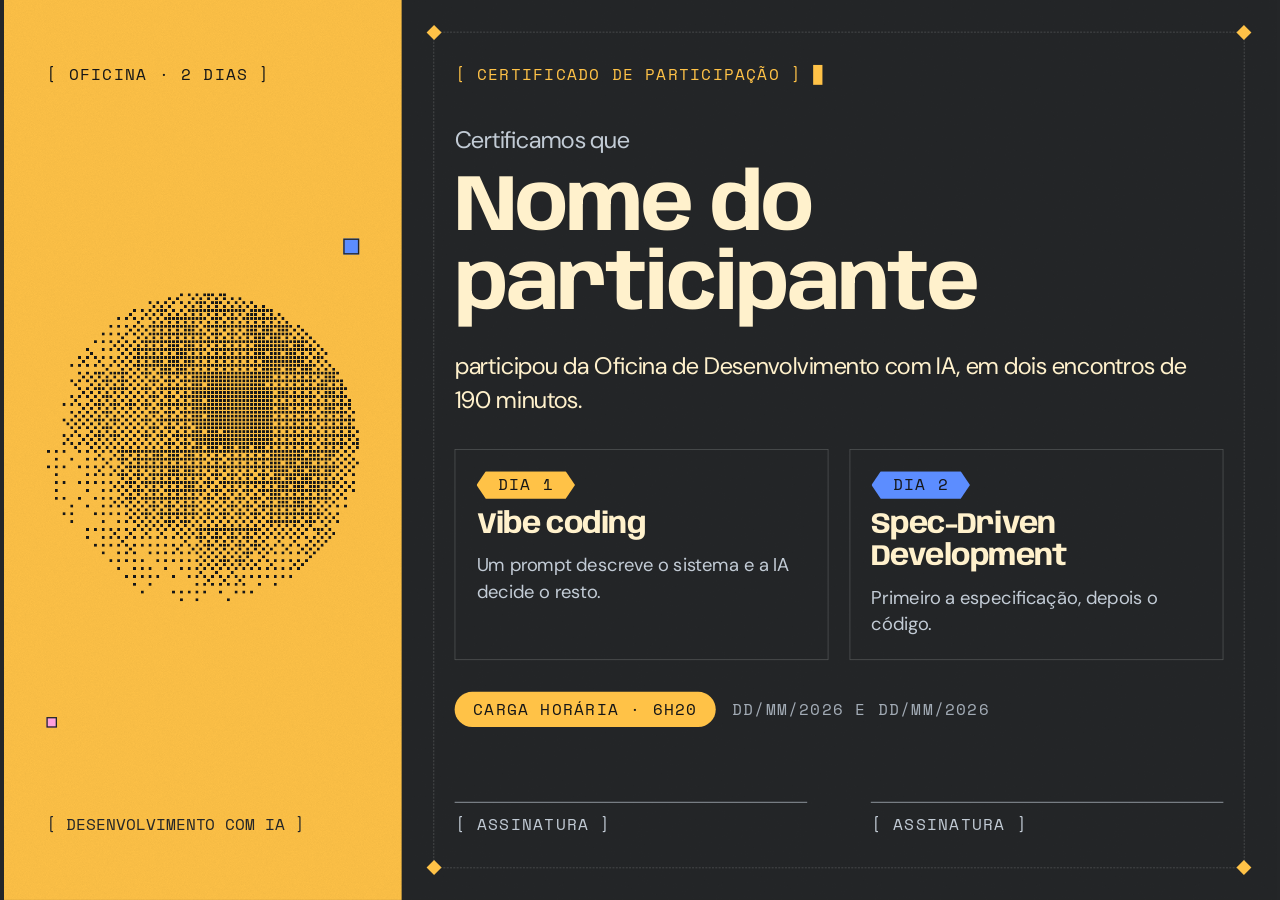
<file: certificado-b.html>
<!doctype html>
<html lang="pt-BR">
<head>
  <meta charset="utf-8">
  <meta name="viewport" content="width=device-width, initial-scale=1">
  <title>Certificado, proposta B</title>

  <link rel="preconnect" href="https://fonts.googleapis.com">
  <link rel="preconnect" href="https://fonts.gstatic.com" crossorigin>
  <link rel="stylesheet" href="https://fonts.googleapis.com/css2?family=Anybody:wdth,wght@50..150,100..900&family=DM+Sans:ital,wght@0,400..700;1,400..700&family=Space+Mono:wght@400;700&display=swap">

  <link rel="stylesheet" href="css/tokens.css">
  <link rel="stylesheet" href="css/base.css">
  <link rel="stylesheet" href="css/componentes.css">
  <link rel="stylesheet" href="css/layouts.css">
  <link rel="stylesheet" href="css/certificado.css">
</head>
<body>
  <div class="reveal">
    <div class="cert-viewport">
      <div class="cert-stage">

        <!-- Proposta B: escuro, faixa âmbar com esfera -->
        <main class="cert cert--b surface-dark">
          <div class="cert__body">
            <aside class="cert__band surface-accent">
              <p class="eyebrow">[ OFICINA · 2 DIAS ]</p>
              <canvas data-efeito="esfera" aria-hidden="true"></canvas>
              <p class="cert__meta">[ DESENVOLVIMENTO COM IA ]</p>
              <i class="mark mark--a" aria-hidden="true"></i>
              <i class="mark mark--b" aria-hidden="true"></i>
            </aside>

            <div class="cert__main">
              <div class="frame" aria-hidden="true">
                <i class="frame__diamond frame__diamond--tl"></i>
                <i class="frame__diamond frame__diamond--tr"></i>
                <i class="frame__diamond frame__diamond--bl"></i>
                <i class="frame__diamond frame__diamond--br"></i>
              </div>

              <p class="eyebrow">[ CERTIFICADO DE PARTICIPAÇÃO ]<span class="cursor" aria-hidden="true"></span></p>

              <div class="cert__who">
                <p class="cert__lead">Certificamos que</p>
                <h1 class="cert__name" data-slot="nome">Nome do participante</h1>
                <p class="cert__text">participou da Oficina de Desenvolvimento com IA, em dois encontros de 190 minutos.</p>
              </div>

              <div class="cert__days">
                <article class="cert__day">
                  <span class="chip chip--hex chip--accent">DIA 1</span>
                  <h3>Vibe coding</h3>
                  <p>Um prompt descreve o sistema e a IA decide o resto.</p>
                </article>
                <article class="cert__day">
                  <span class="chip chip--hex chip--blue">DIA 2</span>
                  <h3>Spec-Driven Development</h3>
                  <p>Primeiro a especificação, depois o código.</p>
                </article>
              </div>

              <div class="cert__facts">
                <span class="pill">CARGA HORÁRIA · 6H20</span>
                <span class="cert__meta" data-slot="datas">DD/MM/2026 e DD/MM/2026</span>
              </div>

              <div class="cert-sigs">
                <div class="cert-sigs__item"><div class="cert-sigs__space"></div><span class="cert-sigs__name">[ ASSINATURA ]</span></div>
                <div class="cert-sigs__item"><div class="cert-sigs__space"></div><span class="cert-sigs__name">[ ASSINATURA ]</span></div>
              </div>
            </div>
          </div>
        </main>

      </div>
    </div>
  </div>

  <script src="js/efeitos/esfera.js"></script>
  <script src="js/certificado.js"></script>
</body>
</html>
</file>
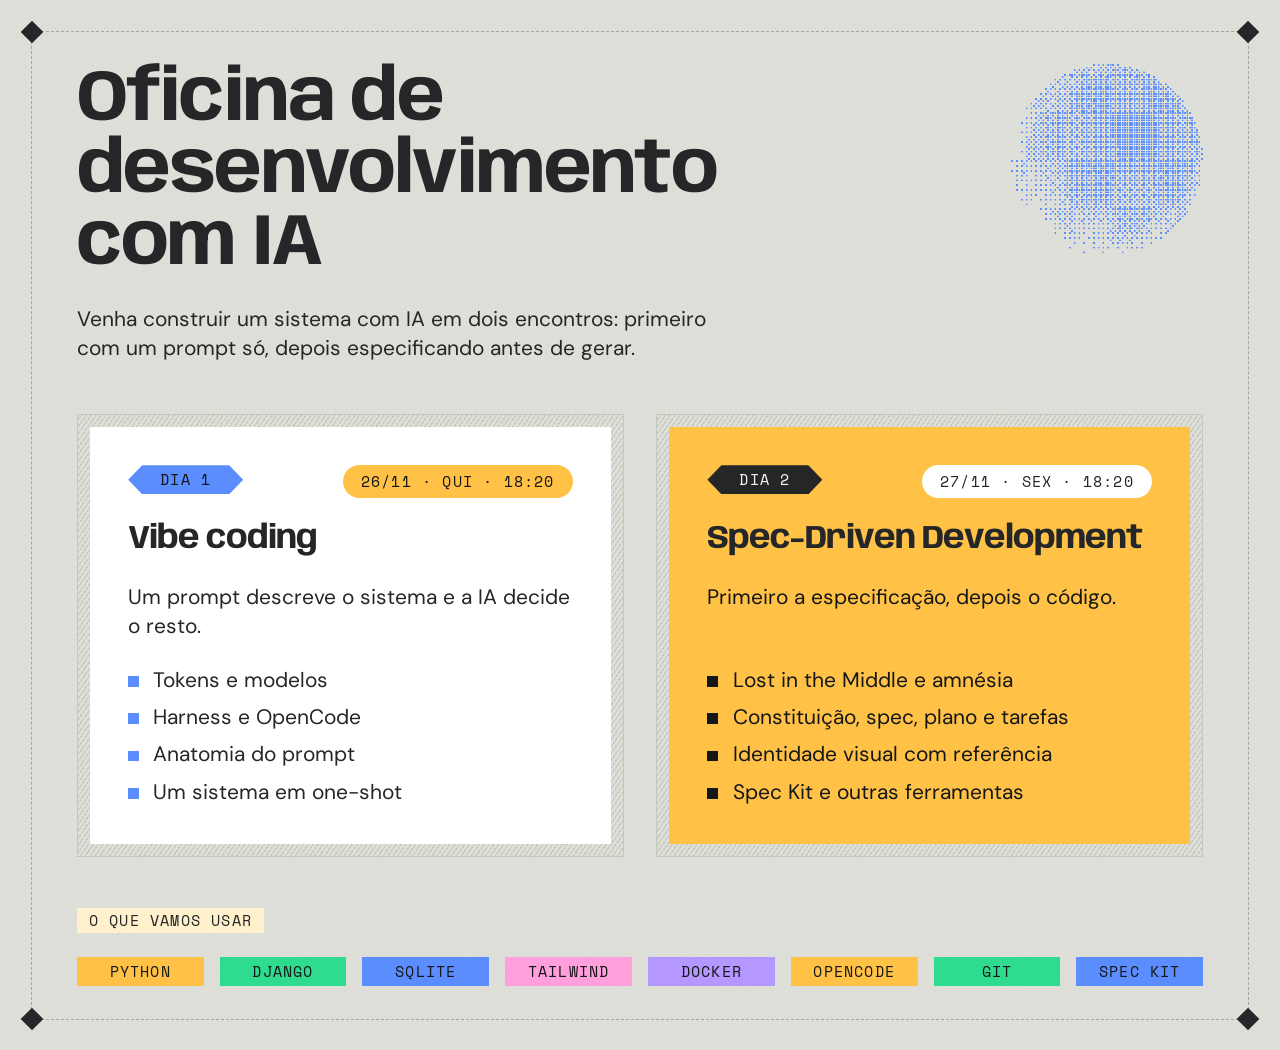
<file: ementa.html>
<!doctype html>
<html lang="pt-BR">
<head>
  <meta charset="utf-8">
  <meta name="viewport" content="width=device-width, initial-scale=1">
  <title>Oficina de desenvolvimento com IA</title>
  <meta name="description" content="Dois encontros para construir um sistema com IA: vibe coding no primeiro dia, Spec-Driven Development no segundo.">
  <!-- prévia do link (WhatsApp, Telegram, redes) -->
  <meta property="og:type" content="website">
  <meta property="og:locale" content="pt_BR">
  <meta property="og:title" content="Oficina de desenvolvimento com IA">
  <meta property="og:description" content="Dois encontros para construir um sistema com IA: vibe coding no primeiro dia, Spec-Driven Development no segundo.">
  <meta property="og:url" content="https://leodramaral.github.io/workshop-extensionista-02/ementa.html">
  <!-- imagem gerada a partir de assets/img/ementa-og.html (DESIGN.md, seção 13); a URL precisa ser absoluta -->
  <meta property="og:image" content="https://leodramaral.github.io/workshop-extensionista-02/assets/img/ementa-og.png">
  <meta property="og:image:type" content="image/png">
  <meta property="og:image:width" content="1200">
  <meta property="og:image:height" content="630">
  <meta property="og:image:alt" content="Oficina de desenvolvimento com IA. Dia 1, Vibe coding, 26/11 às 18:20. Dia 2, Spec-Driven Development, 27/11 às 18:20.">
  <meta name="twitter:card" content="summary_large_image">
  <meta name="theme-color" content="#E2E4DD">

  <link rel="preconnect" href="https://fonts.googleapis.com">
  <link rel="preconnect" href="https://fonts.gstatic.com" crossorigin>
  <link rel="stylesheet" href="https://fonts.googleapis.com/css2?family=Anybody:wdth,wght@50..150,100..900&family=DM+Sans:ital,wght@0,400..700;1,400..700&family=Space+Mono:wght@400;700&display=swap">

  <link rel="stylesheet" href="css/tokens.css">
  <link rel="stylesheet" href="css/base.css">
  <link rel="stylesheet" href="css/componentes.css">
  <link rel="stylesheet" href="css/ementa.css">
</head>
<!-- .reveal só herda a tipografia do base.css; o reveal.js não é carregado nesta página -->
<body class="reveal surface-light">

  <!-- Ementa da oficina: página responsiva para circular como link (DESIGN.md, seção 13) -->
  <main class="ementa">
    <div class="frame" aria-hidden="true">
      <i class="frame__diamond frame__diamond--tl"></i>
      <i class="frame__diamond frame__diamond--tr"></i>
      <i class="frame__diamond frame__diamond--bl"></i>
      <i class="frame__diamond frame__diamond--br"></i>
    </div>

    <header class="ementa__head">
      <h1>Oficina de desenvolvimento com IA</h1>
      <p class="ementa__lead">Venha construir um sistema com IA em dois encontros: primeiro com um prompt só, depois especificando antes de gerar.</p>
      <canvas class="ementa__esfera" data-efeito="esfera" aria-hidden="true"></canvas>
    </header>

    <section class="ementa__dias" aria-label="Os dois dias da oficina">
      <div class="hatch">
        <article class="card">
          <div class="ementa__topo">
            <span class="chip chip--hex chip--blue">DIA 1</span>
            <span class="pill">26/11 · QUI · 18:20</span>
          </div>
          <h3>Vibe coding</h3>
          <p>Um prompt descreve o sistema e a IA decide o resto.</p>
          <ul class="ementa__lista">
            <li><i class="glyph glyph--blue" aria-hidden="true"></i>Tokens e modelos</li>
            <li><i class="glyph glyph--blue" aria-hidden="true"></i>Harness e OpenCode</li>
            <li><i class="glyph glyph--blue" aria-hidden="true"></i>Anatomia do prompt</li>
            <li><i class="glyph glyph--blue" aria-hidden="true"></i>Um sistema em one-shot</li>
          </ul>
        </article>
      </div>

      <div class="hatch">
        <article class="card card--accent">
          <div class="ementa__topo">
            <span class="chip chip--hex">DIA 2</span>
            <span class="pill">27/11 · SEX · 18:20</span>
          </div>
          <h3>Spec-Driven Development</h3>
          <p>Primeiro a especificação, depois o código.</p>
          <ul class="ementa__lista">
            <li><i class="glyph" aria-hidden="true"></i>Lost in the Middle e amnésia</li>
            <li><i class="glyph" aria-hidden="true"></i>Constituição, spec, plano e tarefas</li>
            <li><i class="glyph" aria-hidden="true"></i>Identidade visual com referência</li>
            <li><i class="glyph" aria-hidden="true"></i>Spec Kit e outras ferramentas</li>
          </ul>
        </article>
      </div>
    </section>

    <section class="ementa__stack">
      <p class="eyebrow eyebrow--marca">O QUE VAMOS USAR</p>
      <div class="chip-row">
        <span class="chip chip--accent">PYTHON</span>
        <span class="chip chip--green">DJANGO</span>
        <span class="chip chip--blue">SQLITE</span>
        <span class="chip chip--pink">TAILWIND</span>
        <span class="chip chip--violet">DOCKER</span>
        <span class="chip chip--accent">OPENCODE</span>
        <span class="chip chip--green">GIT</span>
        <span class="chip chip--blue">SPEC KIT</span>
      </div>
    </section>
  </main>

  <script src="js/efeitos/esfera.js"></script>
  <script src="js/ementa.js"></script>
</body>
</html>
</file>
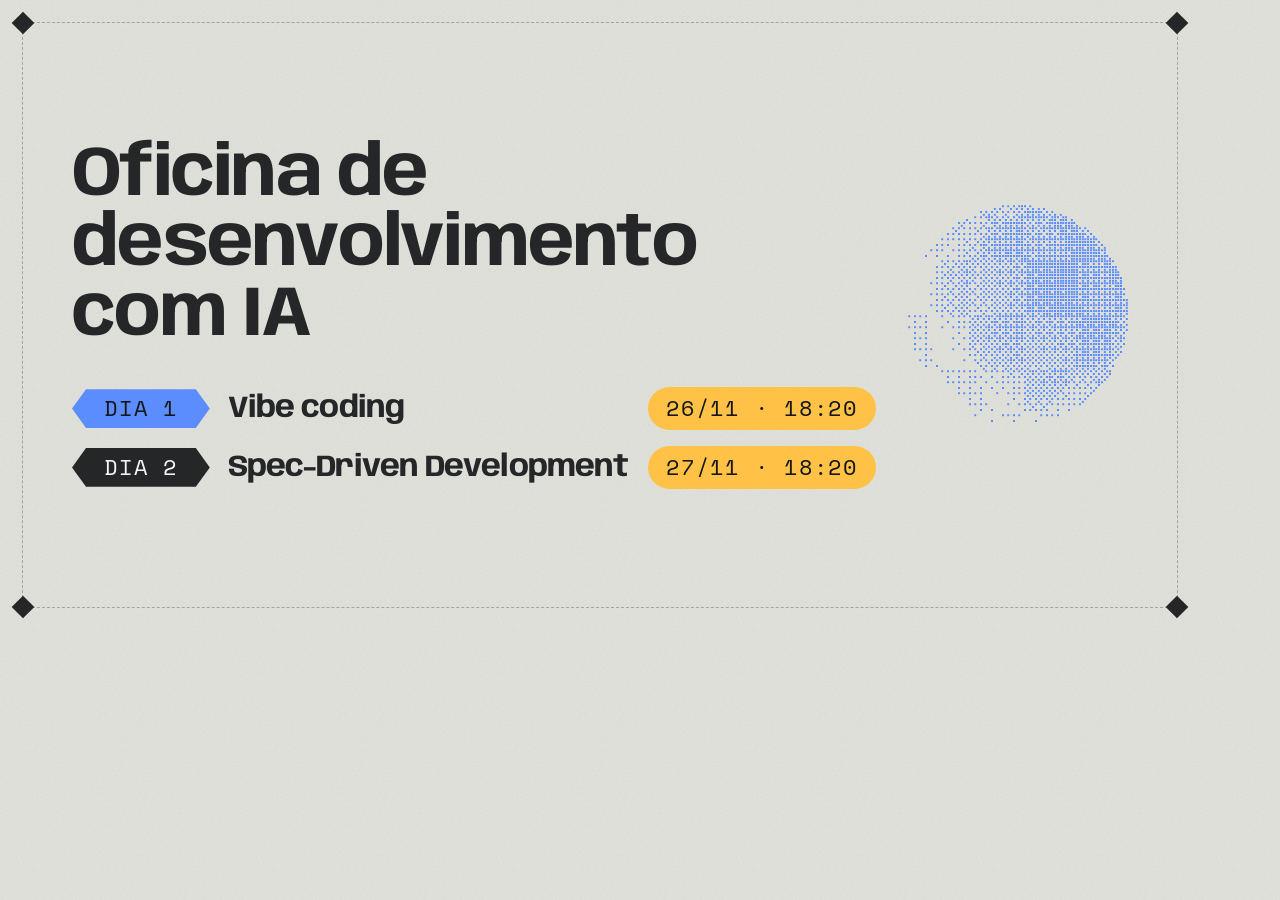
<file: assets/img/ementa-og.html>
<!doctype html>
<!--
  Molde da imagem de prévia da ementa (DESIGN.md, seção 19): gera assets/img/ementa-og.png.
  Não é página do site. Para regerar (por exemplo, se as datas mudarem), abra este arquivo
  pelo servidor local numa janela de 1200×630 e salve uma captura da tela inteira como PNG.
-->
<html lang="pt-BR">
<head>
  <meta charset="utf-8">
  <title>Prévia da ementa (molde da imagem)</title>

  <link rel="preconnect" href="https://fonts.googleapis.com">
  <link rel="preconnect" href="https://fonts.gstatic.com" crossorigin>
  <link rel="stylesheet" href="https://fonts.googleapis.com/css2?family=Anybody:wdth,wght@50..150,100..900&family=DM+Sans:ital,wght@0,400..700;1,400..700&family=Space+Mono:wght@400;700&display=swap">

  <link rel="stylesheet" href="../../css/tokens.css">
  <link rel="stylesheet" href="../../css/base.css">
  <link rel="stylesheet" href="../../css/componentes.css">
  <style>
    /* canvas fixo de 1200×630 (proporção 1,91:1 do Open Graph) */
    html, body { margin: 0; }
    .og {
      --t-label: 22px;
      width: 1200px;
      height: 630px;
      box-sizing: border-box;
      padding: 64px 72px;
      position: relative;
      overflow: hidden;
      display: grid;
      grid-template-columns: 1fr 220px;
      column-gap: 32px;
      align-items: center;
    }
    .og .frame { inset: 22px; }
    .og__texto { display: flex; flex-direction: column; gap: 36px; }
    .reveal .og h1 { font-size: 70px; line-height: 1.0; }
    .og__dias { display: grid; grid-template-columns: auto 1fr auto; column-gap: 18px; row-gap: 16px; align-items: center; }
    .og__dia { display: contents; }
    .og__dia > * { white-space: nowrap; }
    .og__dia .chip { align-self: auto; justify-self: start; }
    .og__nome { font-family: var(--f-display); font-weight: 700; font-size: 30px; letter-spacing: -0.03em; line-height: 1.1; }
    .og__dia .pill { padding: 6px 18px; }
    .og__esfera { display: block; width: 220px; height: 220px; color: var(--c-blue); }
  </style>
</head>
<body class="reveal surface-light">
  <main class="og">
    <div class="frame" aria-hidden="true">
      <i class="frame__diamond frame__diamond--tl"></i>
      <i class="frame__diamond frame__diamond--tr"></i>
      <i class="frame__diamond frame__diamond--bl"></i>
      <i class="frame__diamond frame__diamond--br"></i>
    </div>

    <div class="og__texto">
      <h1>Oficina de<br>desenvolvimento<br>com IA</h1>
      <div class="og__dias">
        <div class="og__dia"><span class="chip chip--hex chip--blue">DIA 1</span><span class="og__nome">Vibe coding</span><span class="pill">26/11 · 18:20</span></div>
        <div class="og__dia"><span class="chip chip--hex">DIA 2</span><span class="og__nome">Spec-Driven Development</span><span class="pill">27/11 · 18:20</span></div>
      </div>
    </div>

    <canvas class="og__esfera" data-efeito="esfera" aria-hidden="true"></canvas>
  </main>

  <script src="../../js/efeitos/esfera.js"></script>
  <script>
    // um quadro parado da esfera, para a captura
    const esfera = document.querySelector('[data-efeito="esfera"]');
    if (esfera && window.Efeitos && window.Efeitos.esfera) window.Efeitos.esfera.quadro(esfera);
  </script>
</body>
</html>
</file>
<file: css/tokens.css>
/* Tokens do projeto (DESIGN.md, seção 2) */
:root {
  /* Base */
  --c-ink:        #151617;
  --c-basalt:     #242628;
  --c-basalt-2:   #3B3E42;
  --c-paper:      #E2E4DD;
  --c-sand:       #F4F6F4;
  --c-white:      #FFFFFF;
  --c-line:       #C4C7BB;
  --c-eggshell:   #C2CBD5;
  --c-muted:      #4A525A;
  --c-muted-dark: #A3ACB6;

  /* Acentos: matizes da Mux, intensidade da Greptile (v1.29) */
  --c-accent:     #FFC247;
  --c-tint:       #FFF1CC;
  --c-orange:     #FF8650;
  --c-pink:       #FF9FDC;
  --c-blue:       #5C8DFF;
  --c-green:      #2FDB8F;
  --c-violet:     #B497FF;

  /* Tons claros: par "cor cheia + tom claro" das figuras */
  --c-orange-claro: #FFDCC8;
  --c-pink-claro:   #FFD9F2;
  --c-blue-claro:   #D3DFFF;
  --c-green-claro:  #C5FFD6;
  --c-violet-claro: #E5DBFF;

  /* Linhas utilitárias */
  --grid-line-light: rgba(36, 38, 40, 0.07);
  --grid-line-dark:  rgba(244, 246, 244, 0.06);
  --grid-line-accent: rgba(36, 38, 40, 0.10);
  --frame-dark:      rgba(244, 246, 244, 0.25);
  --frame-light:      rgba(36, 38, 40, 0.30);

  /* Tipografia */
  --f-display: 'Anybody', 'Arial Black', sans-serif;
  --f-body:    'DM Sans', Arial, sans-serif;
  --f-mono:    'Space Mono', ui-monospace, monospace;

  --t-display: 120px;
  --t-h1:      96px;
  --t-h2:      64px;
  --t-h3:      44px;
  --t-lead:    36px;
  --t-body:    28px;
  --t-label:   24px;

  /* Espaço, grade e forma */
  --s-1: 8px;  --s-2: 16px; --s-3: 24px; --s-4: 32px;
  --s-5: 48px; --s-6: 64px; --s-7: 96px; --s-8: 128px;

  --slide-pad: 128px;
  --frame-inset: 64px;
  --grid-cell: 48px;

  --radius-0: 0;
  --radius-pill: 999px;
  --hatch: repeating-linear-gradient(-55deg, var(--c-line) 0 1px, transparent 1px 4px);
  --hatch-dark: repeating-linear-gradient(-55deg, rgba(255, 241, 204, 0.3) 0 1px, transparent 1px 4px);

  /* Granulado do fundo (ruído fractal em SVG, estilo Greptile) */
  --grain: url("data:image/svg+xml,%3Csvg xmlns='http://www.w3.org/2000/svg' width='240' height='240'%3E%3Cfilter id='n'%3E%3CfeTurbulence type='fractalNoise' baseFrequency='0.9' numOctaves='2' stitchTiles='stitch'/%3E%3CfeColorMatrix values='0 0 0 0 0 0 0 0 0 0 0 0 0 0 0 0 0 0 0.05 0'/%3E%3C/filter%3E%3Crect width='100%25' height='100%25' filter='url(%23n)'/%3E%3C/svg%3E");
  --grid-fine: 8px;

  /* Movimento */
  --ease-out:  cubic-bezier(0.2, 0.8, 0.2, 1);
  --ease-io:   cubic-bezier(0.65, 0, 0.35, 1);
  --d-fast:    200ms;
  --d-base:    450ms;
  --d-slow:    900ms;
  --stagger:   120ms;
}
</file>
<file: css/base.css>
/* Neutraliza os padrões do reveal.js e define estilos globais (DESIGN.md, seção 3 e 4) */
.reveal-viewport { background: var(--c-paper); }

.reveal {
  font-family: var(--f-body);
  font-size: var(--t-body);
  color: var(--c-basalt);
  line-height: 1.45;
}

.reveal .slides { text-align: left; }

.reveal .slides > section,
.reveal .slides > section > section {
  width: 1920px;
  height: 1080px;
  padding: var(--slide-pad);
  box-sizing: border-box;
  /* display fica com o reveal.js; o layout vive no wrapper interno */
}

.reveal .slides section > [class^="layout-"] {
  width: 100%;
  height: 100%;
  display: flex;
  flex-direction: column;
  position: relative;
}

.reveal h1, .reveal h2, .reveal h3, .reveal p, .reveal ul, .reveal ol {
  margin: 0;
  line-height: inherit;
  text-transform: none;
  text-shadow: none;
  letter-spacing: 0;
  word-wrap: normal;
}

.reveal ul, .reveal ol { padding-left: 1.2em; display: block; }
.reveal img { max-width: none; max-height: none; margin: 0; }
.reveal a { color: inherit; }

.reveal .controls { color: var(--c-accent); }
.reveal .progress { color: var(--c-accent); height: 4px; }

/* Tipografia dos títulos: estilo Greptile (v1.29), Anybody 700, largura normal, caixa de frase */
.reveal h1, .reveal h2, .reveal h3 {
  color: var(--s-title);
  font-family: var(--f-display);
  font-weight: 700;
  font-stretch: 100%;
  text-transform: none;
  letter-spacing: -0.03em;
}
.reveal h1 { font-size: var(--t-display); line-height: 1.0; letter-spacing: -0.025em; }
.reveal h2 { font-size: var(--t-h2); line-height: 1.05; }
.reveal h3 { font-size: var(--t-h3); line-height: 1.1; }
.reveal .title-long { font-weight: 700; font-stretch: 100%; text-transform: none; } /* hoje igual ao padrão */

.reveal .lead { font-size: var(--t-lead); line-height: 1.35; }

/* Superfícies (seção 4) */
.surface-light {
  background-color: var(--c-paper);
  background-image: var(--grain);
  --s-grid:    var(--grid-line-light);
  color: var(--c-basalt);
  --s-title:   var(--c-basalt);
  --s-sub:     var(--c-muted);
  --s-meta:    var(--c-muted);
  --s-rule:    var(--frame-light);
  --s-eyebrow: var(--c-basalt);
  --s-num:     var(--c-basalt);
  --s-dot:     var(--c-blue);
  --s-glow:    var(--c-blue);
  --s-node:    var(--c-muted-dark);
}

.surface-dark {
  background-color: var(--c-basalt);
  background-image: var(--grain);
  --s-grid:    var(--grid-line-dark);
  color: var(--c-sand);
  --s-title:   var(--c-tint);
  --s-sub:     var(--c-eggshell);
  --s-meta:    var(--c-muted-dark);
  --s-rule:    var(--frame-dark);
  --s-eyebrow: var(--c-accent);
  --s-num:     var(--c-accent);
  --s-dot:     var(--c-tint);
  --s-glow:    var(--c-accent);
  --s-node:    var(--c-muted);
}

.surface-accent {
  background-color: var(--c-accent);
  background-image: var(--grain);
  --s-grid:    var(--grid-line-accent);
  color: var(--c-ink);
  --s-title:   var(--c-ink);
  --s-sub:     var(--c-basalt);
  --s-meta:    var(--c-basalt);
  --s-rule:    var(--c-basalt);
  --s-eyebrow: var(--c-ink);
  --s-num:     var(--c-ink);
  --s-dot:     var(--c-ink);
  --s-glow:    var(--c-ink);
  --s-node:    var(--c-basalt);
}

/* Trilhos, nós e calha (seção 4, v1.29): estrutura em volta do slide, no estilo da Greptile.
   ::before = quadriculado fino só na calha (fora dos trilhos); ::after = trilhos tracejados e nós. */
.reveal .slides > section[class*="surface-"]::before,
.reveal .slides > section[class*="surface-"]::after {
  content: '';
  position: absolute;
  inset: 0;
  pointer-events: none;
}
.reveal .slides > section[class*="surface-"]::before {
  background-image:
    linear-gradient(var(--s-grid) 1px, transparent 1px),
    linear-gradient(90deg, var(--s-grid) 1px, transparent 1px);
  background-size: var(--grid-fine) var(--grid-fine);
  -webkit-mask-image: linear-gradient(90deg, #000 var(--frame-inset), transparent var(--frame-inset), transparent calc(100% - var(--frame-inset)), #000 calc(100% - var(--frame-inset)));
          mask-image: linear-gradient(90deg, #000 var(--frame-inset), transparent var(--frame-inset), transparent calc(100% - var(--frame-inset)), #000 calc(100% - var(--frame-inset)));
}
.reveal .slides > section[class*="surface-"]::after {
  --tr-v: repeating-linear-gradient(180deg, var(--s-rule) 0 6px, transparent 6px 12px);
  --tr-h: repeating-linear-gradient(90deg, var(--s-rule) 0 6px, transparent 6px 12px);
  --no: linear-gradient(var(--s-node), var(--s-node));
  background:
    var(--no) calc(var(--frame-inset) - 5px) calc(var(--frame-inset) - 5px) / 10px 10px no-repeat,
    var(--no) calc(100% - var(--frame-inset) + 5px) calc(var(--frame-inset) - 5px) / 10px 10px no-repeat,
    var(--no) calc(var(--frame-inset) - 5px) calc(100% - var(--frame-inset) + 5px) / 10px 10px no-repeat,
    var(--no) calc(100% - var(--frame-inset) + 5px) calc(100% - var(--frame-inset) + 5px) / 10px 10px no-repeat,
    var(--tr-v) var(--frame-inset) 0 / 1px 100% no-repeat,
    var(--tr-v) calc(100% - var(--frame-inset)) 0 / 1px 100% no-repeat,
    var(--tr-h) 0 var(--frame-inset) / 100% 1px no-repeat,
    var(--tr-h) 0 calc(100% - var(--frame-inset)) / 100% 1px no-repeat;
}
/* Slide com moldura própria (5.6) ou certificado em tela cheia: sem trilhos */
.reveal .slides > section:has(.frame)::after,
.reveal .slides > section:has(.layout-certfull)::after,
.reveal .slides > section:has(.layout-certfull)::before { content: none; }
</file>
<file: css/componentes.css>
/* Componentes reutilizáveis (DESIGN.md, seção 5) */

/* 5.1 Eyebrow */
.reveal .eyebrow {
  font-family: var(--f-mono);
  font-size: var(--t-label);
  line-height: 1.4;
  text-transform: uppercase;
  letter-spacing: 0.08em;
  color: var(--s-eyebrow);
  display: flex;
  align-items: center;
  gap: var(--s-2);
}

/* Eyebrow marcado (v1.29): rótulo com fundo de tom claro, como o "WAYS GREPTILE PLUGS…" */
.reveal .eyebrow--marca {
  display: inline-flex;
  align-self: flex-start;
  padding: 2px 12px;
  background: var(--c-tint);
  color: var(--c-basalt);
}

.cursor {
  display: inline-block;
  width: 14px;
  height: 30px;
  background: var(--c-accent);
}

/* 5.2 Chip */
.chip {
  display: inline-block;
  align-self: flex-start;
  font-family: var(--f-mono);
  font-size: var(--t-label);
  line-height: 1.4;
  text-transform: uppercase;
  letter-spacing: 0.08em;
  padding: 4px 14px;
  background: var(--c-basalt);
  color: var(--c-sand);
}
.surface-dark .chip { background: var(--c-basalt-2); }
.chip--accent { background: var(--c-accent); color: var(--c-ink); }
.surface-dark .chip--accent { background: var(--c-accent); }
.chip--orange, .surface-dark .chip--orange { background: var(--c-orange); color: var(--c-ink); }
.chip--pink,   .surface-dark .chip--pink   { background: var(--c-pink);   color: var(--c-ink); }
.chip--blue,   .surface-dark .chip--blue   { background: var(--c-blue);   color: var(--c-ink); }
.chip--green,  .surface-dark .chip--green  { background: var(--c-green);  color: var(--c-ink); }

/* 5.3 Pílula */
.pill {
  display: inline-block;
  align-self: flex-start;
  font-family: var(--f-mono);
  font-size: var(--t-label);
  line-height: 1.4;
  text-transform: uppercase;
  letter-spacing: 0.08em;
  padding: 10px 28px;
  border-radius: var(--radius-pill);
  background: var(--c-accent);
  color: var(--c-ink);
}
.pill--outline { background: transparent; color: inherit; border: 1px solid currentColor; }

/* 5.4 Botão hexagonal */
.btn-hex {
  display: inline-flex;
  align-items: center;
  padding: 12px 36px;
  font: 500 var(--t-label)/1 var(--f-body);
  background: var(--c-accent);
  color: var(--c-ink);
  text-decoration: none;
  clip-path: polygon(16px 0, calc(100% - 16px) 0, 100% 50%, calc(100% - 16px) 100%, 16px 100%, 0 50%);
  transition: filter var(--d-fast) var(--ease-out);
}
.btn-hex:hover { filter: brightness(1.08); }
.btn-hex--dark { background: var(--c-basalt); color: var(--c-sand); }

/* 5.5 Cartão e moldura hachurada */
.hatch {
  padding: 12px;
  border: 1px solid var(--c-line);
  background: var(--hatch);
}
.surface-dark .hatch { border-color: var(--frame-dark); background: var(--hatch-dark); }
.card {
  background: var(--c-white);
  color: var(--c-basalt);
  padding: 44px;
  display: flex;
  flex-direction: column;
  gap: var(--s-3);
  height: 100%;
  box-sizing: border-box;
}
.card--dark { background: var(--c-basalt); color: var(--c-sand); }
.card--dark h3 { color: var(--c-tint); }
.card--accent { background: var(--c-accent); color: var(--c-ink); }
.card ul { margin: 0; }
.card li + li { margin-top: var(--s-1); }
.card__action { margin-top: auto; align-self: flex-start; } /* botão no pé do cartão */

/* Cartão inteiro clicável: a moldura hachurada vira o link */
.reveal a.hatch--link {
  display: block;
  color: inherit;
  text-decoration: none;
  cursor: pointer;
  transition: border-color var(--d-fast) var(--ease-out);
}
.reveal a.hatch--link .card { transition: transform var(--d-fast) var(--ease-out); }
.reveal a.hatch--link:hover { border-color: var(--c-basalt); }
.reveal a.hatch--link:hover .card { transform: translate(-4px, -4px); }
.reveal a.hatch--link:hover .card__action { filter: brightness(1.08); }
.reveal a.hatch--link:focus-visible { outline: 2px dashed var(--c-basalt); outline-offset: 6px; }

/* 5.6 Moldura tracejada com losangos */
.frame {
  position: absolute;
  inset: calc(var(--frame-inset) - var(--slide-pad));
  border: 1px dashed var(--s-rule);
  pointer-events: none;
}

.frame__diamond {
  position: absolute;
  width: 16px;
  height: 16px;
  background: var(--s-eyebrow);
  transform: translate(-50%, -50%) rotate(45deg);
}

.frame__diamond--tl { left: 0; top: 0; }
.frame__diamond--tr { left: 100%; top: 0; }
.frame__diamond--bl { left: 0; top: 100%; }
.frame__diamond--br { left: 100%; top: 100%; }

/* 5.7 Conectores */
.connectors {
  position: absolute;
  inset: calc(0px - var(--slide-pad));
  width: 1920px;
  height: 1080px;
  pointer-events: none;
}
.connector {
  fill: none;
  stroke: var(--c-basalt);
  stroke-width: 2;
}
.connector--dashed { stroke-dasharray: 8 6; }
.node { fill: var(--c-basalt); }
.node--last { fill: var(--c-green); stroke: var(--c-basalt); stroke-width: 2; }

/* 5.11 Marcadores decorativos */
.mark {
  position: absolute;
  width: 18px;
  height: 18px;
  background: var(--c-blue);
}
.mark--pink { background: var(--c-pink); }
.mark--accent { background: var(--c-accent); }
.mark--green { background: var(--c-green); }
.mark--orange { background: var(--c-orange); }
.surface-accent .mark { border: 2px solid var(--c-basalt); box-sizing: border-box; }

/* Tabela */
.table {
  width: 100%;
  border-collapse: collapse;
  text-align: left;
}
.table th {
  font-family: var(--f-mono);
  font-size: var(--t-label);
  font-weight: 400;
  text-transform: uppercase;
  letter-spacing: 0.08em;
  color: var(--c-muted);
  padding: var(--s-2) var(--s-3) var(--s-2) 0;
  border-bottom: 1px solid var(--c-basalt);
}
.table td {
  font-size: var(--t-body);
  line-height: 1.45;
  padding: var(--s-3) var(--s-3) var(--s-3) 0;
  border-bottom: 1px solid var(--c-line);
  vertical-align: top;
}
.table td:first-child { font-weight: 600; white-space: nowrap; }
.table td:first-child::before {
  content: '';
  display: inline-block;
  width: 18px;
  height: 18px;
  margin-right: var(--s-2);
  background: var(--c-blue);
}
.table tr:nth-child(2) td:first-child::before { background: var(--c-pink); }
.table tr:nth-child(3) td:first-child::before { background: var(--c-orange); }
.table tr:nth-child(4) td:first-child::before { background: var(--c-green); }
.table tr:nth-child(5) td:first-child::before { background: var(--c-accent); }
.table tr:nth-child(6) td:first-child::before { background: var(--c-violet); }

/* Tabela compacta (6 linhas) */
.table--compact td { padding-top: var(--s-2); padding-bottom: var(--s-2); }

/* 5.2 Formas de chip e glifos */
.chip--hex, .chip--back, .chip--arrow { padding-left: 32px; padding-right: 32px; }
.chip--hex {
  clip-path: polygon(14px 0, calc(100% - 14px) 0, 100% 50%, calc(100% - 14px) 100%, 14px 100%, 0 50%);
}
.chip--back {
  clip-path: polygon(14px 0, 100% 0, calc(100% - 14px) 50%, 100% 100%, 14px 100%, 0 50%);
}
.chip--arrow {
  padding-left: 16px;
  clip-path: polygon(0 0, calc(100% - 14px) 0, 100% 50%, calc(100% - 14px) 100%, 0 100%);
}

.glyph {
  display: inline-block;
  width: 14px;
  height: 14px;
  margin-right: 12px;
  background: var(--glyph, currentColor);
  vertical-align: -1px;
}
.glyph--diamond { transform: rotate(45deg) scale(0.85); }
.glyph--triangle { clip-path: polygon(50% 0, 100% 100%, 0 100%); }
.glyph--accent { --glyph: var(--c-accent); }
.glyph--orange { --glyph: var(--c-orange); }
.glyph--pink   { --glyph: var(--c-pink); }
.glyph--blue   { --glyph: var(--c-blue); }
.glyph--green  { --glyph: var(--c-green); }

/* 5.4 Par de botões */
.btn-pair { display: inline-flex; gap: 6px; }

/* 5.9 Cartão de código / diff */
.code {
  background: var(--c-basalt);
  color: var(--c-sand);
  font-family: var(--f-mono);
  font-size: var(--t-label);
  line-height: 1.4;
}
.code__head {
  padding: 16px 28px;
  color: var(--c-muted-dark);
  border-bottom: 1px solid var(--frame-dark);
  letter-spacing: 0.04em;
}
.code__body { padding: 12px 0; }
.diff__line {
  display: flex;
  gap: 24px;
  padding: 6px 28px;
}
.diff__line b {
  flex: none;
  width: 3ch;
  font-weight: 400;
  color: var(--c-muted-dark);
}
.diff__line span { white-space: nowrap; }
.diff__line--del { background: color-mix(in srgb, var(--c-pink) 25%, transparent); }
.diff__line--add { background: color-mix(in srgb, var(--c-green) 25%, transparent); }

/* 5.14 Selo */
.stamp {
  display: inline-block;
  padding: 8px 24px;
  font-family: var(--f-display);
  font-weight: 800;
  font-stretch: 125%;
  font-size: var(--t-h3);
  line-height: 1.1;
  text-transform: uppercase;
  background: var(--c-orange);
  color: var(--c-ink);
  border: 4px solid var(--c-ink);
  transform: rotate(-5deg);
}
.stamp--green { background: var(--c-green); }

/* Borda tracejada andando (marching ants) */
.ants {
  position: absolute;
  inset: 0;
  width: 100%;
  height: 100%;
  pointer-events: none;
  overflow: visible;
}
.ants rect {
  x: 1px;
  y: 1px;
  width: calc(100% - 2px);
  height: calc(100% - 2px);
  fill: none;
  stroke: var(--c-accent);
  stroke-width: 3;
  stroke-dasharray: 12 9;
}

/* 5.12 Robôs */
.robot { display: block; width: 300px; height: auto; overflow: visible; }
.robot .r-line { stroke: var(--c-ink); stroke-width: var(--r-sw); stroke-linejoin: round; stroke-linecap: round; }
.robot .r-body { fill: var(--c-sand); }
.robot .r-shade { fill: var(--c-muted-dark); }
.robot .r-screen { fill: var(--c-ink); }
.robot .r-accent { fill: var(--rc); }
.robot .r-stroke { fill: none; stroke: var(--rc); stroke-width: 3.5; stroke-linecap: round; stroke-linejoin: round; }
.robot .r-stroke--ink { stroke: var(--c-ink); }
.robot .r-white { fill: var(--c-white); }
.robot--pink   { --rc: var(--c-pink); }
.robot--green  { --rc: var(--c-green); }
.robot--orange { --rc: var(--c-orange); }
.btn-hex--back {
  clip-path: polygon(16px 0, 100% 0, calc(100% - 16px) 50%, 100% 100%, 16px 100%, 0 50%);
}
.robot .r-outline { fill: none; }

/* O reset `.reveal a { color: inherit }` tem mais especificidade que a classe do botão */
.reveal .btn-hex { color: var(--c-ink); }
.reveal .btn-hex--dark { color: var(--c-sand); }

/* 5.12 Robôs v1.5 (gerados por js/robos.js): variáveis de tema e partes novas */
.robot {
  --rline: var(--c-ink);
  --rbody: var(--c-sand);
  --rshade: var(--c-muted-dark);
  --rbezel: var(--c-muted-dark);
  --rc-2: var(--rc);
  /* hierarquia de traço (v1.8): contorno, peça e detalhe */
  --r-sw-contorno: 2.5;
  --r-sw: 2;
  --r-sw-fino: 1.25;
}
.robot--amber { --rc: var(--c-accent); }
.robot--blue  { --rc: var(--c-blue); }
.robot--dark {
  --rc: var(--c-pink);
  --rc-2: var(--c-blue);
  --rline: var(--c-sand);
  --rbody: var(--c-basalt-2);
  --rshade: var(--c-basalt);
  --rbezel: var(--c-basalt);
}
.robot .r-line { stroke: var(--rline); }
.robot .r-body { fill: var(--rbody); }
.robot .r-shade { fill: var(--rshade); }
.robot .r-ink { fill: var(--c-ink); }
.robot .r-fill2 { fill: var(--rc-2); }
.robot .r-rline { fill: var(--rline); }
.robot .r-sombra { fill: var(--c-ink); opacity: 0.12; }
.robot .r-outline.r-line { stroke-width: var(--r-sw-contorno); }
.robot .r-bezel { fill: var(--rbezel); stroke: var(--rline); stroke-width: var(--r-sw); }
.robot .r-shine { fill: none; stroke: #fff; stroke-width: var(--r-sw-fino); stroke-linecap: round; opacity: 0.35; }
.robot .r-thin { fill: none; stroke: var(--rline); stroke-width: var(--r-sw-fino); stroke-linecap: round; opacity: 0.55; }
.robot .r-fenda { stroke: var(--rline); stroke-width: 2; stroke-linecap: round; opacity: 0.8; }
.robot .r-fendas { fill: none; stroke: var(--rline); stroke-width: 2; stroke-linecap: round; }
.robot .r-line-fino { stroke: var(--rline); stroke-width: var(--r-sw-fino); }
.robot .r-stroke--tenue { opacity: 0.45; stroke-width: 2.5; }
.robot .r-cabo { fill: none; stroke: var(--rline); stroke-width: var(--r-sw); stroke-linecap: round; }
.robot .r-ranhura { fill: none; stroke: var(--c-muted-dark); stroke-width: var(--r-sw-fino); }
.robot .r-link { stroke: var(--c-sand); stroke-width: 1; opacity: 0.45; }
.robot .r-cabelo { fill: var(--c-ink); }
.robot .r-cabelo-fio { fill: none; stroke: var(--c-muted-dark); stroke-width: 1; stroke-linecap: round; opacity: 0.7; }
.robot .r-oculos { fill: rgba(255, 255, 255, 0.28); stroke: var(--rline); stroke-width: var(--r-sw); }
.robot .r-oculos-linha { fill: none; stroke: var(--rline); stroke-width: var(--r-sw); stroke-linecap: round; }
.robot .r-tat { fill: none; stroke: var(--c-ink); stroke-width: var(--r-sw-fino); stroke-linecap: round; stroke-linejoin: round; opacity: 0.85; }
.robot .r-eye, .robot .r-no, .robot .r-ping, .robot .r-cursor { transform-box: fill-box; transform-origin: center; }
.robot .r-arm { transform-box: fill-box; transform-origin: 50% 0; }

.robot--dark .r-tat { stroke: var(--c-pink); opacity: 1; }

/* Robôs: garras em C e tubos do fone (arquétipos v1.6) */
.robot .r-garra-borda { fill: none; stroke: var(--rline); stroke-width: 10; stroke-linecap: round; }
.robot .r-garra { fill: none; stroke: var(--rc); stroke-width: 6; stroke-linecap: round; }
.robot .r-pipe-borda { fill: none; stroke: var(--rline); stroke-width: 10; stroke-linecap: round; }
.robot .r-pipe { fill: none; stroke: var(--rbody); stroke-width: 6; stroke-linecap: round; }

/* Violeta (sexta cor de apoio) e peças novas dos robôs v1.7 */
.chip--violet, .surface-dark .chip--violet { background: var(--c-violet); color: var(--c-ink); }
.glyph--violet { --glyph: var(--c-violet); }
.robot--violet { --rc: var(--c-violet); }
.robot .r-onda { fill: none; stroke: var(--c-ink); stroke-width: 3; stroke-linecap: round; stroke-linejoin: round; }
.robot .r-cadeado { fill: none; stroke: var(--rline); stroke-width: var(--r-sw); stroke-linecap: round; }

/* Arnês do Harness (faixas em X com pesponto) */
.robot .r-faixa { fill: none; stroke: var(--c-ink); stroke-width: 10; }
.robot .r-pesponto { fill: none; stroke: var(--rc); stroke-width: var(--r-sw-fino); stroke-dasharray: 4 3; }

/* Acabamento fino v1.8: brilho, hachura da sombra, mini-rebites */
.robot .r-brilho { fill: none; stroke: var(--c-white); stroke-width: 1.5; stroke-linecap: round; opacity: 0.85; }
.robot .r-hachura { fill: none; stroke: var(--rline); stroke-width: 1; opacity: 0.22; }
.robot .r-rebite { fill: var(--rline); opacity: 0.6; }
.robot .r-fino-cor { fill: none; stroke: var(--rc); stroke-width: var(--r-sw-fino); stroke-linecap: round; }
.robot .r-paraf { fill: none; stroke: var(--rbody); stroke-width: 0.9; stroke-linecap: round; }
.robot .r-elo { fill: none; stroke: var(--rbody); stroke-width: 1; stroke-linecap: round; opacity: 0.5; }
.robot .r-junta { fill: none; stroke: var(--rline); stroke-width: var(--r-sw-fino); stroke-linecap: round; }

/* 5.8 Painel escuro de gráfico/diagrama */
.panel { position: relative; background: var(--c-basalt); color: var(--c-sand); padding: 32px; }

/* 5.15 Bloco de token: a cor segue a ordem dentro de .toks e recomeça a cada grupo */
.toks { display: inline-flex; flex-wrap: wrap; gap: 6px; align-items: flex-start; }
.tok {
  display: inline-block;
  font-family: var(--f-mono);
  font-size: var(--t-body);
  line-height: 1.3;
  padding: 4px 10px;
  border: 1px solid var(--c-ink);
  color: var(--c-ink);
  white-space: pre;
  background: var(--c-pink);
}
.toks > :nth-child(6n+2) .tok, .toks > .tok:nth-child(6n+2) { background: var(--c-blue); }
.toks > :nth-child(6n+3) .tok, .toks > .tok:nth-child(6n+3) { background: var(--c-green); }
.toks > :nth-child(6n+4) .tok, .toks > .tok:nth-child(6n+4) { background: var(--c-accent); }
.toks > :nth-child(6n+5) .tok, .toks > .tok:nth-child(6n+5) { background: var(--c-violet); }
.toks > :nth-child(6n+6) .tok, .toks > .tok:nth-child(6n+6) { background: var(--c-orange); }
.tok__sp { font-style: normal; }
.tok-col { display: flex; flex-direction: column; align-items: flex-start; gap: var(--s-1); }
.tok-id, .tok-n {
  font-family: var(--f-mono);
  font-size: var(--t-label);
  line-height: 1.4;
  color: var(--c-muted);
}
.tok-n { margin-left: var(--s-2); align-self: center; }

/* Tabela de cortes: sem o marcador colorido da primeira coluna (os tokens já têm cor) */
.table--tok td { padding-top: var(--s-2); padding-bottom: var(--s-2); vertical-align: middle; }
.table--tok td:first-child::before { content: none; }
.table--tok td:nth-child(3) { font-weight: 600; white-space: nowrap; }
.table--tok td > .cut { display: flex; align-items: center; }

/* 5.16 Barras de probabilidade */
.prob { display: flex; flex-direction: column; gap: var(--s-4); }
.reveal .prob__legend {
  font-family: var(--f-mono);
  font-size: var(--t-label);
  line-height: 1.4;
  text-transform: uppercase;
  letter-spacing: 0.08em;
  color: var(--c-muted-dark);
}
.prob__prompt { font-size: var(--t-lead); line-height: 1.35; color: var(--c-sand); display: flex; align-items: center; gap: 12px; }
.prob__pick { color: var(--c-green); font-weight: 600; }
.prob__rows { display: flex; flex-direction: column; gap: var(--s-3); }
.prob__row {
  display: grid;
  grid-template-columns: 180px 1fr 80px;
  gap: var(--s-3);
  align-items: center;
  font-family: var(--f-mono);
  font-size: var(--t-label);
  line-height: 1.4;
}
.prob__tok { color: var(--c-sand); }
.prob__pct { color: var(--c-tint); text-align: right; }
.prob__track { display: block; height: 32px; background: color-mix(in srgb, var(--c-tint) 15%, transparent); }
.prob__bar {
  display: block;
  height: 100%;
  background: var(--c-tint);
  transform: scaleX(var(--p, 0));
  transform-origin: left center;
}
.prob__row--pick .prob__bar { background: var(--c-green); }
.prob__row .chip { font-size: var(--t-label); }

/* 5.17 Janela de contexto (figura), no estilo do cartão de diff da Greptile */
.janela {
  position: relative;
  background: var(--c-basalt);
  border: 1px dashed var(--frame-dark);
  font-family: var(--f-mono);
  font-size: var(--t-label);
  line-height: 1.4;
}
.janela__head {
  padding: 16px 28px;
  color: var(--c-muted-dark);
  border-bottom: 1px dashed var(--frame-dark);
  letter-spacing: 0.04em;
}
.janela__body { padding: 12px 0; }
.janela__linha {
  display: grid;
  grid-template-columns: 3ch 1ch 9ch 1fr;
  gap: 20px;
  align-items: center;
  padding: 7px 28px;
  background: color-mix(in srgb, var(--c-green) 7%, transparent);
  transition: background var(--d-base) var(--ease-out);
}
.janela__linha b { font-weight: 400; color: var(--c-muted-dark); }
.janela__sinal { font-style: normal; color: var(--c-green); }
.janela__sinal::before { content: '+'; }
.janela__rotulo { color: var(--c-eggshell); text-transform: lowercase; white-space: nowrap; }
/* dois tons apagados, como no diff da Greptile: sálvia entra, malva sai */
.janela__barra {
  display: block;
  width: var(--w, 100%);
  height: 22px;
  background: color-mix(in srgb, var(--c-green) 30%, var(--c-muted-dark));
  transform-origin: left center;
  transition: background var(--d-base) var(--ease-out);
}
.janela__foot {
  padding: 14px 28px;
  border-top: 1px dashed var(--frame-dark);
  background: var(--c-basalt-2);
  color: var(--c-eggshell);
  text-transform: uppercase;
  letter-spacing: 0.08em;
  text-align: center;
}
/* resumido: as linhas antigas viram "linha removida" do diff */
.janela--resumido .janela__linha--velho { background: color-mix(in srgb, var(--c-pink) 16%, transparent); }
.janela--resumido .janela__linha--velho .janela__sinal { color: var(--c-pink); }
.janela--resumido .janela__linha--velho .janela__sinal::before { content: '-'; }
.janela--resumido .janela__linha--velho .janela__barra { background: color-mix(in srgb, var(--c-pink) 35%, var(--c-muted-dark)); }
.janela .stamp { position: absolute; right: var(--s-5); top: 92px; z-index: 1; }

/* Fileira de chips (sequência de passos) */
.chip-row { display: flex; flex-wrap: wrap; gap: var(--s-2); }

/* Coluna numérica na tabela de cortes (contagem de caracteres) */
.table--tok td.table__num {
  font-family: var(--f-mono);
  font-size: var(--t-label);
  font-weight: 400;
  color: var(--c-muted);
}

/* 5.18 Linha do tempo (data de corte) */
.tempo { position: relative; display: flex; flex-direction: column; gap: var(--s-3); }
.tempo__head { font-family: var(--f-mono); font-size: var(--t-label); text-transform: uppercase; letter-spacing: 0.08em; color: var(--c-muted-dark); }
.tempo__trilho { position: relative; display: grid; grid-template-columns: 3fr 2fr; height: 120px; margin-top: var(--s-5); }
.tempo__viu, .tempo__nao {
  display: flex; align-items: center; justify-content: center; text-align: center;
  font-family: var(--f-mono); font-size: var(--t-label); text-transform: uppercase; letter-spacing: 0.08em;
}
.tempo__viu { background: color-mix(in srgb, var(--c-tint) 15%, transparent); color: var(--c-eggshell); }
.tempo__nao { border: 2px dashed var(--frame-dark); border-left: 0; color: var(--c-muted-dark); }
.tempo__marca { position: absolute; top: 50%; width: 24px; height: 24px; margin-top: -12px; border: 2px solid var(--c-ink); box-sizing: border-box; }
.tempo__marca--corte { left: 60%; margin-left: -12px; background: var(--c-accent); }
.tempo__marca--hoje { right: -12px; background: var(--c-tint); }
.tempo__eixo { position: relative; height: 40px; font-family: var(--f-mono); font-size: var(--t-label); text-transform: uppercase; letter-spacing: 0.08em; color: var(--c-sand); }
.tempo__eixo span { position: absolute; top: 0; white-space: nowrap; }
.tempo__eixo span:first-child { left: 60%; transform: translateX(-50%); }
.tempo__eixo span:last-child { right: 0; }

/* Código em linha (comandos como /init dentro do texto) */
.reveal code { font-family: var(--f-mono); font-size: 0.9em; }

/* 5.9 Cartão de código: títulos de Markdown e chaves em âmbar */
.code .code__h { color: var(--c-accent); }

/* 5.19 Harness em volta do modelo: o modelo no centro, as 4 partes do harness em volta */
.harness {
  position: relative;
  display: flex;
  flex-direction: column;
  gap: var(--s-3);
  background: var(--c-white);
  border: 2px dashed var(--c-basalt);
  padding: 44px 32px 32px;
}
.harness__tag { position: absolute; top: -20px; left: 24px; }
.harness__row { display: flex; justify-content: space-between; }
.harness__row .chip { align-self: center; }
.harness__core {
  align-self: center;
  display: flex;
  flex-direction: column;
  align-items: center;
  gap: var(--s-2);
  padding: 24px 64px;
}
.harness__model {
  display: flex;
  align-items: center;
  justify-content: center;
  width: 180px;
  height: 180px;
  background: var(--c-violet);
}
.harness__model .prompt-icon { width: 100px; height: auto; }
.harness__core .chip { align-self: center; }

/* Ícone de prompt de terminal ">_" (slides 16 e 22) */
.prompt-icon { width: 120px; height: 100px; overflow: visible; }
.prompt-icon path { fill: none; stroke: var(--c-ink); stroke-width: 14; stroke-linecap: square; stroke-linejoin: miter; }
.prompt-icon__caret { fill: var(--c-ink); animation: blink 1s steps(1) infinite; }

/* MCP: um encaixe, várias ferramentas, no estilo das ilustrações da Greptile (5.20) */
.mcp-fig {
  position: relative;
  width: 960px;
  height: 500px;
  background: var(--c-paper);
  overflow: hidden;
}
.mcp-fig__mesh, .mcp-fig__wires { position: absolute; inset: 0; width: 100%; height: 100%; }
.mcp-fig__mesh path { fill: none; stroke: var(--c-blue); stroke-width: 1.5; opacity: 0.45; }
.mcp-fig__host, .mcp-fig__mcp { position: absolute; display: flex; align-items: center; justify-content: center; }
.mcp-fig__host { left: 270px; top: 140px; width: 220px; height: 220px; background: var(--c-accent); }
.mcp-fig__mcp { left: 490px; top: 160px; width: 240px; height: 240px; background: var(--c-tint); }
.mcp-fig__logo { width: 150px; height: auto; overflow: visible; }
.mcp-fig__logo path { fill: none; stroke: var(--c-basalt); stroke-width: 12; stroke-linecap: round; }
.mcp-fig .mark { z-index: 1; }
.mcp-fig__tool, .ponte-fig__tool, .casos-fig__tool {
  position: absolute;
  translate: -50% 0; /* centraliza no left sem brigar com o transform do .enter */
  display: flex;
  align-items: center;
  gap: 12px;
  height: 54px;
  padding: 0 20px;
  background: var(--c-white);
  color: var(--c-ink);
  font-family: var(--f-mono);
  font-size: var(--t-label);
  text-transform: uppercase;
  letter-spacing: 0.08em;
  white-space: nowrap;
}
.connector--blue { stroke: var(--c-blue); }
.node.mcp-fig__tip, .node.ponte-fig__tip, .node.casos-fig__tip { fill: var(--c-blue); }

/* 5.23 Régua: marcas a cada 8px e marca maior a cada 64px, sobre uma linha de base */
.ruler,
.layout-cover__rule::before {
  display: block;
  height: 24px;
  background:
    linear-gradient(90deg, var(--s-rule) 1px, transparent 1px) 0 100% / 64px 24px repeat-x,
    linear-gradient(90deg, var(--s-rule) 1px, transparent 1px) 0 100% / 8px 12px repeat-x,
    linear-gradient(var(--s-rule), var(--s-rule)) 0 100% / 100% 1px no-repeat;
}

/* 5.24 Faixa corrente: texto mono duplicado que corre devagar */
.marquee {
  overflow: hidden;
  padding: 10px 0;
  border-top: 1px dashed var(--s-rule);
  border-bottom: 1px dashed var(--s-rule);
  font-family: var(--f-mono);
  font-size: var(--t-label);
  line-height: 1.4;
  text-transform: uppercase;
  letter-spacing: 0.3em;
  color: var(--c-blue);
  white-space: nowrap;
}
.surface-dark .marquee { color: color-mix(in srgb, var(--c-eggshell) 60%, transparent); }
.marquee__track { display: inline-flex; }
.marquee__track span { white-space: pre; }

/* 5.22 Figuras vivas: borda tracejada que corre (SVG, como o .ants) */
.ants--run rect { stroke: var(--c-basalt); stroke-width: 2; stroke-dasharray: 8 6; }
.harness { border: 0; }
.harness .ants--run rect { x: 1px; y: 1px; width: calc(100% - 2px); height: calc(100% - 2px); }
.harness__runner {
  position: absolute;
  top: 0;
  left: 0;
  width: 14px;
  height: 14px;
  background: var(--c-accent);
  border: 2px solid var(--c-ink);
  box-sizing: border-box;
  offset-path: inset(0);
  offset-rotate: 0deg;
  offset-distance: 0%;
  z-index: 1;
}
/* Linha do tempo: a borda do trecho "não existe para ele" corre; a esquerda fica escondida */
.tempo__nao { position: relative; border: 0; }
.tempo__nao .ants--run { overflow: hidden; }
.tempo__nao .ants--run rect { x: -4px; y: 1px; width: calc(100% + 3px); height: calc(100% - 2px); stroke: var(--frame-dark); }
/* Janela de contexto: brilho que varre as barras */
.janela__barra { position: relative; overflow: hidden; }
.janela__barra::after {
  content: '';
  position: absolute;
  inset: 0;
  width: 40%;
  background: linear-gradient(90deg, transparent, rgba(255, 255, 255, 0.35), transparent);
  transform: translateX(-100%);
}
/* MCP: pulso que corre pela linha azul até o centro */
.mcp-fig__pulso { fill: none; stroke: var(--c-ink); stroke-width: 3; stroke-dasharray: 14 1000; stroke-dashoffset: 14; opacity: 0; }
canvas.mcp-fig__mesh { display: block; color: var(--c-blue); }
.janela__cursor { width: 12px; height: 24px; vertical-align: -4px; margin-left: 4px; }

/* Chips em tom claro (par "cor cheia + tom claro", v1.29); texto basalt */
.chip--tint          { background: var(--c-tint);          color: var(--c-basalt); }
.chip--orange-claro  { background: var(--c-orange-claro);  color: var(--c-basalt); }
.chip--pink-claro    { background: var(--c-pink-claro);    color: var(--c-basalt); }
.chip--blue-claro    { background: var(--c-blue-claro);    color: var(--c-basalt); }
.chip--green-claro   { background: var(--c-green-claro);   color: var(--c-basalt); }
.chip--violet-claro  { background: var(--c-violet-claro);  color: var(--c-basalt); }

/* 5.25 Comando em destaque: o que a turma vai digitar, como o "/greptile" da Greptile */
.reveal code.cmd {
  display: inline-block;
  font-family: var(--f-mono);
  font-size: var(--t-lead);
  font-weight: 700;
  line-height: 1.3;
  padding: 6px 18px;
  background: var(--c-accent);
  color: var(--c-ink);
  white-space: nowrap;
  justify-self: start; /* na grade, o chip abraça o texto */
}
.reveal code.cmd--pink { background: var(--c-pink); }
.reveal code.cmd--blue { background: var(--c-blue); }
.reveal code.cmd--green { background: var(--c-green); }
.reveal code.cmd--violet { background: var(--c-violet); }

/* 5.8 Painel de gráfico (v1.31): legenda, área do gráfico em pixels, eixo e fonte em HTML */
.chart {
  display: flex;
  flex-direction: column;
  gap: var(--s-3);
  font-family: var(--f-mono);
  font-size: var(--t-label);
  line-height: 1.4;
}
.chart__legend { display: flex; flex-direction: column; gap: var(--s-1); color: var(--c-eggshell); }
.chart__legend span { display: flex; align-items: center; gap: 14px; }
.chart__key { flex: none; width: 20px; height: 20px; background: var(--c-tint); }
.chart__key--base { height: 0; border-top: 2px dashed var(--c-eggshell); background: none; }
.chart__plot { position: relative; width: 760px; height: 240px; margin-top: var(--s-2); }
.chart__plot svg { position: absolute; inset: 0; width: 760px; height: 240px; overflow: visible; }
.chart__grid { stroke: color-mix(in srgb, var(--c-tint) 15%, transparent); stroke-width: 1; }
.chart__base { stroke: var(--c-eggshell); stroke-width: 2; stroke-dasharray: 8 6; }
.chart__curva { fill: none; stroke: var(--c-tint); stroke-width: 6; stroke-linejoin: miter; }
.chart__marca { fill: var(--c-tint); }
.chart__dados { transform-box: view-box; transform-origin: 0 240px; } /* cresce a partir da base */
.chart__zona {
  position: absolute;
  top: 0;
  height: 100%;
  background: color-mix(in srgb, var(--c-pink) 15%, transparent);
}
.chart__zona-rotulo {
  position: absolute;
  top: 8px;
  translate: -50% 0;
  color: var(--c-pink);
  text-transform: uppercase;
  letter-spacing: 0.08em;
  white-space: nowrap;
}
.chart__val { position: absolute; color: var(--c-tint); white-space: nowrap; }
.chart__val--c { translate: -50% 0; }
.chart__axis { position: relative; width: 760px; height: 34px; color: var(--c-tint); }
.chart__axis span { position: absolute; top: 0; translate: -50% 0; white-space: nowrap; }
.chart__fonte { color: var(--c-muted-dark); }

/* 5.26 Arquivos na hora certa: 4 etiquetas ligadas à IA, uma de cada vez (mesma caixa do MCP) */
.ponte-fig {
  position: relative;
  width: 960px;
  height: 500px;
  background: var(--c-paper);
  overflow: hidden;
}
.ponte-fig__mesh, .ponte-fig__wires { position: absolute; inset: 0; width: 100%; height: 100%; }
canvas.ponte-fig__mesh { display: block; color: var(--c-blue); }
.ponte-fig__host {
  position: absolute;
  left: 370px;
  top: 140px;
  width: 220px;
  height: 220px;
  display: flex;
  align-items: center;
  justify-content: center;
  background: var(--c-accent);
}
.ponte-fig .mark { z-index: 1; }
.ponte-fig__pulso { fill: none; stroke: var(--c-ink); stroke-width: 3; stroke-dasharray: 14 1000; stroke-dashoffset: 14; opacity: 0; }

/* 5.27 A conversa some: a janela de ontem se apaga e a sessão nova enche só com arquivos relidos.
   O estado padrão é o final (sessão nova relendo), que vale fora do slide ativo, no PDF e com movimento reduzido. */
.amnesia__titulo { display: inline-grid; }
.amnesia__h { grid-area: 1 / 1; }
.amnesia__body { display: grid; }
.amnesia__camada { grid-area: 1 / 1; }
.reveal .amnesia__vazio {
  grid-area: 1 / 1;
  align-self: center;
  justify-self: center;
  color: var(--c-eggshell);
  text-transform: uppercase;
  letter-spacing: 0.08em;
}
.amnesia__h--ontem, .amnesia__camada--ontem .janela__linha, .reveal .amnesia__vazio { opacity: 0; }

/* 5.28 Um caso de uso por vez: o sistema cresce um caso por coluna, e cada coluna funciona.
   O estado padrão é o final (as três colunas prontas), que vale fora do slide ativo, no PDF e com movimento reduzido. */
.casos-fig {
  position: relative;
  width: 824px;
  height: 470px;
  background: var(--c-paper);
  overflow: hidden;
}
.casos-fig__wires { position: absolute; inset: 0; width: 100%; height: 100%; }
.casos-fig__chao { stroke: var(--c-basalt); stroke-width: 2; }
.casos-fig__bloco {
  position: absolute;
  translate: -50% 0;
  width: 180px;
  height: 60px;
  box-sizing: border-box;
  display: flex;
  align-items: center;
  justify-content: center;
  border: 2px solid var(--c-ink);
  color: var(--c-ink);
  font: 400 var(--t-label)/1 var(--f-mono);
  font-style: normal;
  letter-spacing: 0.08em;
}
.casos-fig__vaga { /* lugar do caso novo: a linha termina aqui, e o bloco encaixa por cima */
  position: absolute;
  translate: -50% 0;
  width: 180px;
  height: 60px;
  box-sizing: border-box;
  border: 2px dashed var(--c-muted);
}
.casos-fig__bloco--1 { background: var(--c-blue); }
.casos-fig__bloco--2 { background: var(--c-pink); }
.casos-fig__bloco--3 { background: var(--c-violet); }
.casos-fig__ok { position: absolute; top: 400px; translate: -50% 0; }

/* Cena de filme / meme (5.29, v1.33): moldura hachurada com a imagem ou o vídeo e o crédito embaixo */
.meme { display: flex; flex-direction: column; gap: var(--s-1); margin: 0; }
.meme__media { display: block; width: 100%; height: auto; background: var(--c-basalt); }
.meme__credit {
  font: 400 var(--t-label)/1.4 var(--f-mono);
  letter-spacing: 0.08em;
  color: var(--c-muted);
}

/* Lista com chip (5.30, v1.33): chip do item + frase curta, em 36px */
.reveal .chip-list {
  list-style: none;
  padding-left: 0;
  display: grid; /* o reveal força ul em block (armadilha da seção 6) */
  grid-template-columns: max-content 1fr;
  column-gap: var(--s-4);
  row-gap: var(--s-3);
  align-items: center;
}
.chip-list li { display: grid; grid-template-columns: subgrid; grid-column: 1 / -1; align-items: center; font-size: var(--t-lead); line-height: 1.35; }
.chip-list .chip { justify-self: start; }

/* Meme alto (5.29): imagem em pé ou quadrada limitada pela altura, não pela largura */
.meme--alto { align-self: center; }
.meme--alto > .hatch { align-self: flex-start; } /* a moldura abraça a imagem, mesmo com crédito mais largo */
.meme--alto .meme__media { width: auto; height: var(--meme-h, 440px); }

/* Template com legenda por cima (5.31): a imagem do template e as legendas em HTML, posicionadas em % da imagem */
.meme-pic { position: relative; display: block; width: fit-content; } /* do tamanho da imagem: as legendas se posicionam em % dela */
.meme-pic > img { display: block; width: auto; height: var(--meme-h, 520px); }
.meme-cap {
  position: absolute;
  left: var(--x);
  top: var(--y);
  width: var(--w);
  translate: -50% -50%;
  rotate: var(--rot, 0deg);
  font: 600 var(--t-body)/1.2 var(--f-body);
  color: var(--c-ink);
  text-align: center;
}
.meme-cap--box { background: var(--c-white); padding: 6px 14px; }
.meme-pair { display: flex; gap: var(--s-3); }

/* Expanding Brain em faixa (5.32): os 4 quadros lado a lado, legenda embaixo de cada um */
.brain-strip {
  display: grid;
  grid-template-columns: repeat(4, 1fr);
  gap: var(--s-3);
  background: var(--c-white);
  padding: var(--s-3);
}
.brain-strip__step { display: flex; flex-direction: column; gap: var(--s-2); }
.brain-strip__img { display: block; width: 100%; aspect-ratio: 431 / 290; object-fit: cover; }
.brain-strip__cap { font-size: var(--t-body); line-height: 1.3; color: var(--c-basalt); }
.brain-strip__cap b { font-weight: 600; display: block; }

/* Faixa de legenda no topo do meme (5.29), como nos GIFs legendados: fundo branco, texto ink centralizado */
.meme__band {
  display: block;
  background: var(--c-white);
  color: var(--c-ink);
  font: 700 var(--t-lead)/1.2 var(--f-body);
  text-align: center;
  padding: 10px 16px;
}

/* Tabela dos arquivos do SDD (v1.38): marcador na cor fixa de cada arquivo */
.table--arquivos td { vertical-align: middle; }
.table--arquivos tr:nth-child(1) td:first-child::before { background: var(--c-accent); }
.table--arquivos tr:nth-child(2) td:first-child::before { background: var(--c-blue); }
.table--arquivos tr:nth-child(3) td:first-child::before { background: var(--c-pink); }
.table--arquivos tr:nth-child(4) td:first-child::before { background: var(--c-green); }
.table--arquivos td:first-child code { font-size: var(--t-body); font-weight: 400; }
.table--arquivos td:last-child { font-style: italic; }
.table--arquivos td:last-child .chip { font-style: normal; }

/* Grade de stacks com logos (5.33): uma coluna por camada, com chip, subtítulo e cartões de tecnologia com o logo (Devicon, assets/svg/logos/) */
.reveal .stack-grid {
  display: grid;
  grid-template-columns: repeat(4, minmax(0, 1fr));
  column-gap: var(--s-5);
  align-items: start;
}
.stack-col { display: flex; flex-direction: column; align-items: flex-start; gap: var(--s-2); }
.reveal .stack-col__sub { margin: 0; font: 400 var(--t-label)/1.3 var(--f-mono); color: var(--c-muted); }
.reveal .stack-col__list { list-style: none; padding: 0; margin: var(--s-1) 0 0; display: flex; flex-direction: column; gap: var(--s-2); width: 100%; }
.stack-tile {
  display: flex;
  align-items: center;
  gap: var(--s-2);
  padding: var(--s-2) var(--s-3);
  background: var(--c-white);
  border: 1px solid var(--c-line);
}
.stack-tile__logos { display: flex; gap: var(--s-1); flex: none; }
.stack-tile__logos img { display: block; width: 48px; height: 48px; object-fit: contain; }
.stack-tile__txt { display: flex; flex-direction: column; line-height: 1.2; }
.stack-tile__txt b { font: 600 var(--t-body)/1.2 var(--f-body); color: var(--c-ink); }
.stack-tile__txt small { font: 400 var(--t-label)/1.3 var(--f-mono); color: var(--c-muted); }
/* Cartões de stack soltos em grade de 3 colunas (5.33): slide "Qual é a sua stack?" */
.reveal .stack-tiles {
  list-style: none;
  padding: 0;
  margin: 0;
  display: grid; /* o reveal força ul em block (armadilha da seção 6) */
  grid-template-columns: repeat(3, minmax(0, 1fr));
  gap: var(--s-3) var(--s-5);
}
.stack-tile__txt small code { font: inherit; color: var(--c-ink); }
</file>
<file: css/layouts.css>
/* Esqueletos de slide (DESIGN.md, seção 6). Área útil: 1664×824 */

/* Capa */
.layout-cover { justify-content: space-between; }
.layout-cover__body {
  display: flex;
  flex-direction: column;
  gap: var(--s-4);
  max-width: 1100px;
}
.layout-cover h1 { font-size: var(--t-h1); line-height: 1.05; }
.layout-cover__sub { color: var(--s-sub); max-width: 900px; }
.layout-cover__rule {
  font-family: var(--f-mono);
  font-size: var(--t-label);
  text-transform: uppercase;
  letter-spacing: 0.08em;
  color: var(--s-meta);
  display: flex;
  flex-direction: column;
  gap: var(--s-3);
}
.layout-cover__rule::before { content: ''; } /* régua (5.23) no lugar da linha tracejada */
.layout-cover__sphere {
  position: absolute;
  right: 0;
  top: 200px;
  color: var(--s-dot);
  filter: drop-shadow(0 0 6px var(--s-glow));
}
/* Figura animada da capa de cada dia (código no Dia 1, planta no Dia 2) */
.layout-cover__fig {
  position: absolute;
  right: 0;
  top: 120px;
  width: 640px;
  height: 620px;
}
.layout-cover__fig--planta { color: var(--c-blue); } /* traçado da planta */

/* Título no topo, conteúdo abaixo */
.layout-title,
.layout-two-cards,
.layout-table,
.layout-text-figure {
  gap: var(--s-6);
}
.layout-title__head { display: flex; flex-direction: column; gap: var(--s-3); }
.layout-title__head h2 { color: var(--s-title); }

.layout-two-cards__row {
  display: grid;
  grid-template-columns: 1fr 1fr;
  gap: var(--s-7);
  flex: 1;
  min-height: 0;
  margin-bottom: var(--s-7);
}

.layout-table { padding-bottom: 0; }

/* Frase de efeito */
.layout-statement { justify-content: space-between; }
.layout-statement h1 { font-size: var(--t-h1); line-height: 1.05; }
.layout-statement__support {
  font-size: var(--t-lead);
  line-height: 1.35;
  font-weight: 600;
}

/* Abertura de bloco */
.layout-section { justify-content: space-between; }
.layout-section__num {
  font-family: var(--f-display);
  font-weight: 800;
  font-stretch: 125%;
  font-size: 320px;
  line-height: 0.9;
  color: var(--s-num);
}
.layout-section__num::after {
  content: '';
  display: block;
  width: 160px;
  height: 24px;
  margin-top: var(--s-4);
  background: var(--c-accent);
}
.layout-section__body { display: flex; flex-direction: column; gap: var(--s-3); }

/* Layouts novos (validação visual v1.4) */
.layout-robots,
.layout-code,
.layout-catalog { gap: var(--s-6); }

/* Robôs: 3 colunas, cada robô sobre uma linha de chão */
.layout-robots__row {
  display: grid;
  grid-template-columns: repeat(3, 1fr);
  gap: var(--s-6);
  align-items: start;
}
.robot-card { display: flex; flex-direction: column; gap: var(--s-3); }
.robot-card__stage {
  display: flex;
  justify-content: center;
  border-bottom: 2px solid var(--c-basalt);
}
.robot-card p { max-width: 480px; }

/* Texto à esquerda, figura à direita */
.layout-text-figure__row {
  display: flex;
  gap: var(--s-7);
  flex: 1;
  min-height: 0;
  margin-bottom: var(--s-7);
}
.layout-text-figure__text {
  flex: 1;
  display: flex;
  flex-direction: column;
  justify-content: center;
  gap: var(--s-4);
}
.layout-text-figure__figure {
  width: 850px;
  flex: none;
  display: flex;
  flex-direction: column;
  justify-content: center; /* figura centralizada na vertical, como o texto ao lado */
}
.layout-text-figure__figure--wide { width: 984px; } /* figura do MCP (5.20) */
.panel--light { position: relative; background: var(--c-white); padding: 32px; }
.panel--light canvas { display: block; color: var(--c-blue); }

/* Cartão de código com coluna lateral */
.layout-code__row {
  display: grid;
  grid-template-columns: 1000px 1fr;
  gap: var(--s-7);
  align-items: start;
}
.layout-code__card { position: relative; }
.layout-code__card .stamp { position: absolute; z-index: 1; }
.layout-code__card .stamp--vago { right: 28px; top: 8px; }
.layout-code__card .stamp--ok { right: 28px; bottom: -36px; }
.layout-code__added { position: relative; }
.layout-code__side { display: flex; flex-direction: column; gap: var(--s-3); }
.layout-code__side .chip { align-self: flex-start; }

/* Catálogo de peças (só validação) */
.layout-catalog__row {
  display: grid;
  grid-template-columns: 260px 1fr;
  align-items: center;
}
.layout-catalog__label {
  font-family: var(--f-mono);
  font-size: var(--t-label);
  text-transform: uppercase;
  letter-spacing: 0.08em;
  color: var(--c-muted);
}
.layout-catalog__items { display: flex; flex-wrap: wrap; gap: var(--s-3); align-items: center; }

/* Robôs v1.5: palco alinhado pelo chão e variante de 6 colunas */
.robot-card__stage { align-items: flex-end; }
.layout-robots__six {
  display: grid;
  grid-template-columns: repeat(6, 1fr);
  gap: var(--s-4);
  align-items: start;
}
.layout-robots__six .robot { width: 240px; }
.layout-robots__six .robot-card__stage { min-height: 334px; }
.layout-robots__six .robot-card p { font-size: var(--t-label); line-height: 1.4; }

/* Certificado em tela cheia: iframe de 1920×1358 reduzido a 79,53% para ocupar a altura do slide */
.layout-certfull__stage {
  position: absolute;
  inset: calc(0px - var(--slide-pad));
  display: flex;
  justify-content: center;
}
.cert-full { width: 1528px; height: 1080px; overflow: hidden; }
.cert-full iframe {
  display: block;
  width: 1920px;
  height: 1358px;
  border: 0;
  transform: scale(0.7953);
  transform-origin: 0 0;
  pointer-events: none;
}
.layout-certfull > a.layout-certfull__open { position: absolute; top: calc(32px - var(--slide-pad)); right: calc(32px - var(--slide-pad)); }

/* Fluxo em estágios (tokenizer): estágios empilhados, sem robô (v1.45) */
.layout-flow { gap: var(--s-6); }
.layout-flow__row {
  display: grid;
  grid-template-columns: 1fr;
  gap: var(--s-7);
  align-items: center;
  flex: 1;
  min-height: 0;
  margin-bottom: var(--s-6);
}
.flow { display: flex; flex-direction: column; gap: var(--s-7); }
.flow__stage {
  display: grid;
  grid-template-columns: 200px 1fr;
  gap: var(--s-4);
  align-items: center;
}
.reveal .flow__label {
  font-family: var(--f-mono);
  font-size: var(--t-label);
  line-height: 1.4;
  text-transform: uppercase;
  letter-spacing: 0.08em;
  color: var(--c-muted);
}
.flow__text { font-weight: 600; }
/* Sem o robô, frase, tokens e números crescem para ocupar a largura (v1.45) */
.reveal .layout-flow .flow__text { font-size: var(--t-h2); line-height: 1.2; }
.layout-flow .tok { font-size: var(--t-h2); padding: 8px 14px; }
.layout-flow .tok-id { font-size: var(--t-lead); }

/* Demo e mão na massa (eyebrow [ MÃO NA MASSA ]) */
.layout-demo { justify-content: space-between; }
.layout-demo__body { display: flex; flex-direction: column; gap: var(--s-5); max-width: 1300px; }
.layout-demo__body .lead { color: inherit; } /* sand no escuro, basalt no claro */
.layout-demo__watch { list-style: none; display: flex; flex-direction: column; gap: var(--s-3); }
.reveal .layout-demo__watch { padding-left: 0; display: flex; } /* o reveal força ul em block e anula o gap */
.layout-demo__watch li { display: flex; align-items: center; color: inherit; font-size: var(--t-lead); line-height: 1.35; } /* mesmo tamanho da frase: legível na projeção */
.layout-demo__watch .glyph { flex: none; width: 20px; height: 20px; margin-right: var(--s-3); }
.layout-demo__foot {
  display: flex;
  align-items: center;
  gap: var(--s-4);
  border-top: 1px dashed var(--s-rule);
  padding-top: var(--s-4);
}
.layout-demo__foot .pill { align-self: center; }
/* Tokens e números na mesma grade, para cada número ficar sob o seu token */
.tok-grid {
  display: grid;
  grid-template-columns: 232px repeat(8, max-content);
  column-gap: 6px;
  row-gap: var(--s-5);
  align-items: center;
}
.tok-grid .tok-id { justify-self: center; }
.tok-grid > .tok:nth-child(6n+2) { background: var(--c-pink); }
.tok-grid > .tok:nth-child(6n+3) { background: var(--c-blue); }
.tok-grid > .tok:nth-child(6n+4) { background: var(--c-green); }
.tok-grid > .tok:nth-child(6n+5) { background: var(--c-accent); }
.tok-grid > .tok:nth-child(6n+6) { background: var(--c-violet); }
.tok-grid > .tok:nth-child(6n+1) { background: var(--c-orange); }

/* Abertura de bloco sem número (v1.14): barra âmbar sobre o título */
.layout-section__body { gap: var(--s-4); }
.layout-section__bar { display: block; width: 160px; height: 24px; background: var(--c-accent); }
.reveal .layout-section h2.title-long { font-size: var(--t-h1); line-height: 1.0; max-width: 1500px; }

/* Abertura de bloco sem eyebrow (v1.16): o corpo continua preso à base */
.layout-section__body { margin-top: auto; }

/* Cartão de código com robô na coluna lateral (AGENTS.md, Skills) */
.layout-code__robot {
  display: flex;
  justify-content: flex-start;
  align-items: flex-end;
  border-bottom: 2px solid var(--c-basalt);
  padding-left: var(--s-4);
}
.layout-code__robot .robot { width: 220px; }

/* Abertura de bloco v1.29: régua no topo, faixa corrente na base e marcadores flutuando */
.layout-section > .ruler { flex: none; }
.layout-section__body { margin-bottom: var(--s-4); }
.layout-section > .marquee {
  position: absolute;
  left: calc(0px - var(--slide-pad));
  right: calc(0px - var(--slide-pad));
  bottom: calc(var(--frame-inset) - var(--slide-pad));
}
.layout-section > .mark { z-index: 0; }

/* Referência de UI: amostras das peças v1.29 */
.layout-catalog__items .ruler--demo,
.layout-catalog__items .marquee--demo { width: 1400px; }
.layout-catalog__items .hatch--demo { width: 1400px; height: 72px; box-sizing: border-box; }

/* Demo com comandos (v1.29): comando em destaque numa coluna, descrição ao lado */
.reveal .layout-demo__watch--cmds { display: grid; grid-template-columns: max-content 1fr; column-gap: var(--s-4); row-gap: var(--s-3); align-items: center; }
.layout-demo__watch--cmds li { display: grid; grid-template-columns: subgrid; grid-column: 1 / -1; align-items: center; }

/* Cena de filme (5.29) dentro das colunas: na coluna de texto, menor que a figura ao lado */
.layout-text-figure__text .meme { width: 600px; }
.layout-code__side .meme { width: 100%; }
/* Cartão de código com cena de filme na coluna lateral (slide Skills): o código encolhe e a cena cresce, centralizada */
.layout-code__row--meme { grid-template-columns: 820px 1fr; align-items: center; }

/* Slide de meme (5.31): eyebrow + título no topo, a cena grande no centro. Vem logo antes do slide que explica o assunto */
.layout-meme { gap: var(--s-6); }
.layout-meme__stage {
  flex: 1;
  min-height: 0;
  display: flex;
  align-items: center;
  justify-content: center;
  margin-bottom: var(--s-5);
}
.layout-meme__stage .meme { max-width: 100%; }

/* Demo com cena ao lado da lista (5.29) */
.layout-demo__row { display: flex; align-items: center; justify-content: space-between; gap: var(--s-7); }
.layout-code__side .meme--alto { width: auto; align-self: flex-start; } /* capa em pé: a moldura abraça a imagem */
/* Demo sem rodapé (slide 25): a linha ocupa a altura que sobra e centraliza texto e cena */
.layout-demo__row--grow { flex: 1; min-height: 0; margin-bottom: var(--s-5); }

/* Cartão de arquivo com coluna lateral só de texto (slides de arquivo do Dia 2): as duas colunas centralizadas na vertical */
.layout-code__row--center { align-items: center; }
/* Só o cartão, sem coluna lateral: o cartão fica no centro da área que sobra abaixo do título */
.layout-code__row--solo { grid-template-columns: 1400px; justify-content: center; align-content: center; flex: 1; }
/* Comando para a turma digitar: letra grande e linhas folgadas, para ler de longe */
.layout-code__row--solo .code { font-size: var(--t-h3); line-height: 1.5; }
.layout-code__row--solo .code__head { padding: 20px 48px; font-size: var(--t-body); }
.layout-code__row--solo .code__body { padding: 24px 0; }
.layout-code__row--solo .diff__line { gap: 40px; padding: 12px 48px; }

/* layout-code empilhado (passo a passo do OpenSpec): os textos em duas colunas no alto e o terminal grande, na largura toda, embaixo */
.layout-code--stack { gap: var(--s-5); }
.layout-code--stack .layout-code__row { grid-template-columns: 1fr; gap: var(--s-5); align-content: start; }
.layout-code--stack .layout-code__side {
  order: -1; /* os textos vêm antes do terminal */
  display: grid;
  grid-template-columns: 1fr 1fr;
  grid-template-rows: auto auto; /* linha do chip e linha do texto, compartilhadas pelas duas notas */
  column-gap: var(--s-7);
  row-gap: var(--s-2);
  align-items: start;
}
.layout-code__note { display: grid; grid-row: span 2; grid-template-rows: subgrid; justify-items: start; }
.layout-code__note > p:only-child { grid-row: 2; } /* nota sem chip: o texto fica na linha dos outros textos */
.reveal .layout-code__note p { margin: 0; }
.layout-code--stack .code { font-size: 30px; line-height: 1.4; }
.layout-code--stack .code__head { padding: 14px 40px; font-size: var(--t-label); }
.layout-code--stack .code__body { padding: 10px 0; }
.layout-code--stack .diff__line { gap: 32px; padding: 4px 40px; }
/* Terminal em duas colunas, para arquivo longo: o corte segue a estrutura do arquivo (duas pastas, Requirement e Scenario) */
.layout-code--stack .code__body--cols { display: grid; grid-template-columns: 1fr 1fr; }
.layout-code--stack .code__body--cols .code__col + .code__col { border-left: 1px solid var(--frame-dark); }
.layout-code--stack .layout-code__note:only-child { grid-column: 1 / -1; } /* uma nota só ocupa a largura toda */
</file>
<file: css/certificado.css>
/* Certificado (DESIGN.md, seção 12). Canvas de 1920×1358 (A4 paisagem), escalado para a tela e para a impressão */

html, body { margin: 0; background: var(--c-basalt); }

.cert-viewport {
  width: 100vw;
  height: 100vh;
  overflow: hidden;
  display: grid;
  place-items: center;
}
.cert-stage {
  width: calc(1920px * var(--k, 0.5));
  height: calc(1358px * var(--k, 0.5));
}
.cert {
  width: 1920px;
  height: 1358px;
  transform: scale(var(--k, 0.5));
  transform-origin: 0 0;
  position: relative;
  overflow: hidden;
  box-sizing: border-box;
  font-family: var(--f-body);
  font-size: var(--t-body);
  line-height: 1.45;
  color: var(--c-basalt);
}
.cert > .cert__body { width: 100%; height: 100%; position: relative; display: flex; }
.cert p, .cert h1, .cert h3 { margin: 0; }

/* Nome do participante: em caixa alta e largo; nomes muito longos viram título longo (seção 2.2) */
.cert__name { max-width: 1664px; overflow-wrap: anywhere; }
.cert__name--long { font-weight: 700; font-stretch: 100%; text-transform: none; letter-spacing: -0.02em; }
.cert__bar { width: 480px; height: 14px; background: var(--c-accent); }
.cert__lead { font-size: var(--t-lead); line-height: 1.35; color: var(--s-sub); }
.cert__text { font-size: var(--t-lead); line-height: 1.35; color: var(--s-title); }
.cert__meta { font-family: var(--f-mono); font-size: var(--t-label); text-transform: uppercase; letter-spacing: 0.08em; color: var(--s-meta); }

/* ---------- Proposta A: claro, equipe de robôs assina ---------- */
.cert--a { padding: var(--slide-pad); }
.cert--a .cert__body { flex-direction: column; }
.cert--a .cert__top { display: flex; justify-content: space-between; align-items: center; }
.cert--a .cert__who { margin-top: 40px; }
.cert--a .cert__name { margin-top: var(--s-2); }
.cert--a .cert__bar { margin-top: var(--s-3); }
.cert--a .cert__text { margin-top: var(--s-4); max-width: 1380px; }
.cert--a .cert__facts { margin-top: var(--s-4); display: flex; align-items: center; gap: var(--s-3); flex-wrap: wrap; }

.cert-team { margin-top: auto; display: grid; grid-template-columns: repeat(6, 1fr); gap: var(--s-4); }
.cert-sig { display: flex; flex-direction: column; align-items: center; }
.cert-sig__stage { height: 250px; width: 100%; display: flex; align-items: flex-end; justify-content: center; }
.cert-sig__stage .robot { width: 165px; }
.cert-sig__ground { width: 100%; height: 2px; background: var(--c-basalt); }
.cert-sig__space { width: 100%; height: 56px; border-bottom: 1px solid var(--c-basalt); }
.cert-sig .chip { align-self: center; margin-top: var(--s-2); }

/* ---------- Proposta B: escuro com faixa âmbar e esfera ---------- */
.cert--b .cert__band {
  width: 600px;
  flex: none;
  box-sizing: border-box;
  padding: var(--s-7) var(--s-6) var(--s-7);
  display: flex;
  flex-direction: column;
  justify-content: space-between;
  position: relative;
}
.cert--b .cert__band canvas { display: block; width: 472px; height: 472px; color: var(--c-ink); filter: none; }
.cert--b .cert__band .eyebrow { color: var(--c-ink); }
.cert--b .cert__band .cert__meta { color: var(--c-basalt); }
.cert--b .cert__band .mark { position: absolute; border: 2px solid var(--c-basalt); }
.cert--b .cert__band .mark--a { right: 64px; top: 360px; width: 24px; height: 24px; background: var(--c-blue); }
.cert--b .cert__band .mark--b { left: 64px; bottom: 260px; width: 16px; height: 16px; background: var(--c-pink); }

.cert--b .frame { inset: var(--s-5); }
.cert--b .cert__main { flex: 1; padding: var(--s-7) 80px var(--s-7) 80px; display: flex; flex-direction: column; position: relative; }
.cert--b .cert__who { margin-top: 56px; }
.cert--b .cert__name { margin-top: var(--s-2); }
.cert--b .cert__text { margin-top: var(--s-4); }
.cert--b .cert__days { margin-top: var(--s-5); display: grid; grid-template-columns: 1fr 1fr; gap: var(--s-4); }
.cert--b .cert__day { border: 1px solid var(--frame-dark); padding: var(--s-4); display: flex; flex-direction: column; gap: var(--s-2); }
.cert--b .cert__day p { color: var(--c-eggshell); }
.cert--b .cert__facts { margin-top: var(--s-5); display: flex; align-items: center; gap: var(--s-3); flex-wrap: wrap; }

.cert-sigs { margin-top: auto; display: grid; grid-template-columns: repeat(2, 1fr); gap: var(--s-7); }
.cert-sigs__item { display: flex; flex-direction: column; }
.cert-sigs__space { height: 72px; border-bottom: 1px solid var(--c-eggshell); }
.cert-sigs__name { margin-top: var(--s-2); display: flex; align-items: center; gap: var(--s-1); color: var(--c-eggshell); font-family: var(--f-mono); font-size: var(--t-label); text-transform: uppercase; letter-spacing: 0.08em; }

/* ---------- Impressão: A4 paisagem, 1 página ---------- */
@page { size: 297mm 210mm; margin: 0; }
@media print {
  html, body { background: none; -webkit-print-color-adjust: exact; print-color-adjust: exact; }
  .cert-viewport { display: block; width: auto; height: auto; overflow: visible; }
  .cert-stage { width: auto; height: auto; }
  .cert { transform: none; zoom: 0.5845; }
}
</file>
<file: css/ementa.css>
/* Ementa da oficina (DESIGN.md, seção 13). Página web responsiva, feita para circular como link:
   não é canvas de slide. Os tokens de tamanho (--t-*) são redefinidos aqui em escala de tela real,
   com clamp(), e os componentes do deck (chip, pílula, cartão, eyebrow) herdam esses tamanhos. */

html { background: var(--c-paper); }
body { margin: 0; min-height: 100svh; }

.ementa {
  /* tamanhos de leitura em tela (o deck usa px de um canvas de 1920) */
  --t-h1:    clamp(2.125rem, 1rem + 4.4vw, 4.5rem);
  --t-h3:    clamp(1.5rem, 1.15rem + 1.1vw, 2.25rem);
  --t-lead:  clamp(1.0625rem, 0.95rem + 0.45vw, 1.5rem);
  --t-label: clamp(0.8125rem, 0.76rem + 0.22vw, 1rem);
  --pad-x:   clamp(28px, 6vw, 112px);
  --pad-y:   clamp(40px, 5vw, 80px);
  --inset:   clamp(12px, 2.4vw, 48px);

  max-width: 1600px;
  min-height: 100svh;
  margin: 0 auto;
  padding: var(--pad-y) var(--pad-x);
  box-sizing: border-box;
  position: relative;
  display: flex;
  flex-direction: column;
  gap: clamp(32px, 4vw, 56px);
  font-family: var(--f-body);
  font-size: var(--t-lead);
  line-height: 1.4;
}
.ementa .frame { inset: var(--inset); }

/* Cabeçalho: título, esfera e frase de convite */
.ementa__head {
  display: grid;
  grid-template-columns: 1fr auto;
  column-gap: clamp(24px, 4vw, 64px);
  row-gap: var(--s-3);
  align-items: start;
}
.reveal .ementa__head h1 { font-size: var(--t-h1); line-height: 1.0; text-wrap: balance; }
.ementa__lead { grid-column: 1; max-width: 46ch; color: var(--s-title); }
.ementa__esfera {
  grid-column: 2;
  grid-row: 1 / span 2;
  display: block;
  width: clamp(120px, 15vw, 240px);
  aspect-ratio: 1;
  color: var(--s-dot);
}

/* Cartões dos dias: chip e data na linha de cima, nome do dia, frase e temas */
.ementa__dias { display: grid; grid-template-columns: 1fr; gap: var(--s-4); }
.ementa .hatch { padding: clamp(8px, 1vw, 12px); }
.ementa .card { padding: clamp(20px, 3vw, 44px); gap: var(--s-3); }
.ementa .card > p { text-wrap: pretty; }
.ementa__topo { display: flex; flex-wrap: wrap; align-items: center; gap: var(--s-2) var(--s-3); }
.ementa__topo .pill { margin-left: auto; padding: 6px 18px; }
.ementa .card--accent .pill { background: var(--c-white); color: var(--c-basalt); }

/* Lista com glifo */
.reveal .ementa__lista { list-style: none; padding-left: 0; display: flex; flex-direction: column; gap: var(--s-1); }
.ementa .ementa__lista li + li { margin-top: 0; }
.ementa__lista li { display: flex; align-items: baseline; }
.ementa__lista .glyph { width: 0.5em; height: 0.5em; margin-right: 0.7em; flex: none; vertical-align: 0; }

/* Tecnologias: 8 chips em grade de 2, 4 ou 8 colunas, para nenhum ficar sozinho na linha */
.ementa__stack { display: flex; flex-direction: column; gap: var(--s-3); }
.ementa__stack .chip-row { display: grid; grid-template-columns: repeat(2, 1fr); gap: var(--s-2); }
.ementa__stack .chip { align-self: auto; text-align: center; }

/* ---------- Celular: esfera acima do título ---------- */
@media (max-width: 599px) {
  .ementa__head { grid-template-columns: 1fr; }
  .ementa__esfera { grid-column: 1; grid-row: 1; width: 112px; }
}

@media (min-width: 600px) {
  .ementa__stack .chip-row { grid-template-columns: repeat(4, 1fr); }
}

/* ---------- Tela larga: dias lado a lado ---------- */
@media (min-width: 960px) {
  /* a sobra de altura da janela se divide acima e abaixo dos cartões */
  .ementa__dias { margin-block: auto; grid-template-columns: 1fr 1fr; column-gap: var(--s-4); row-gap: var(--s-3); }
  /* subgrid: as 4 linhas do cartão (topo, nome, frase, lista) são as mesmas nos dois dias,
     então as listas começam na mesma altura mesmo quando só uma frase quebra */
  .ementa__dias > .hatch { grid-row: span 4; display: grid; grid-template-rows: subgrid; row-gap: 0; }
  .ementa__dias .card { grid-row: 1 / -1; display: grid; grid-template-rows: subgrid; row-gap: var(--s-3); }
}

@media (min-width: 1200px) {
  .ementa__stack .chip-row { grid-template-columns: repeat(8, 1fr); }
}
</file>
